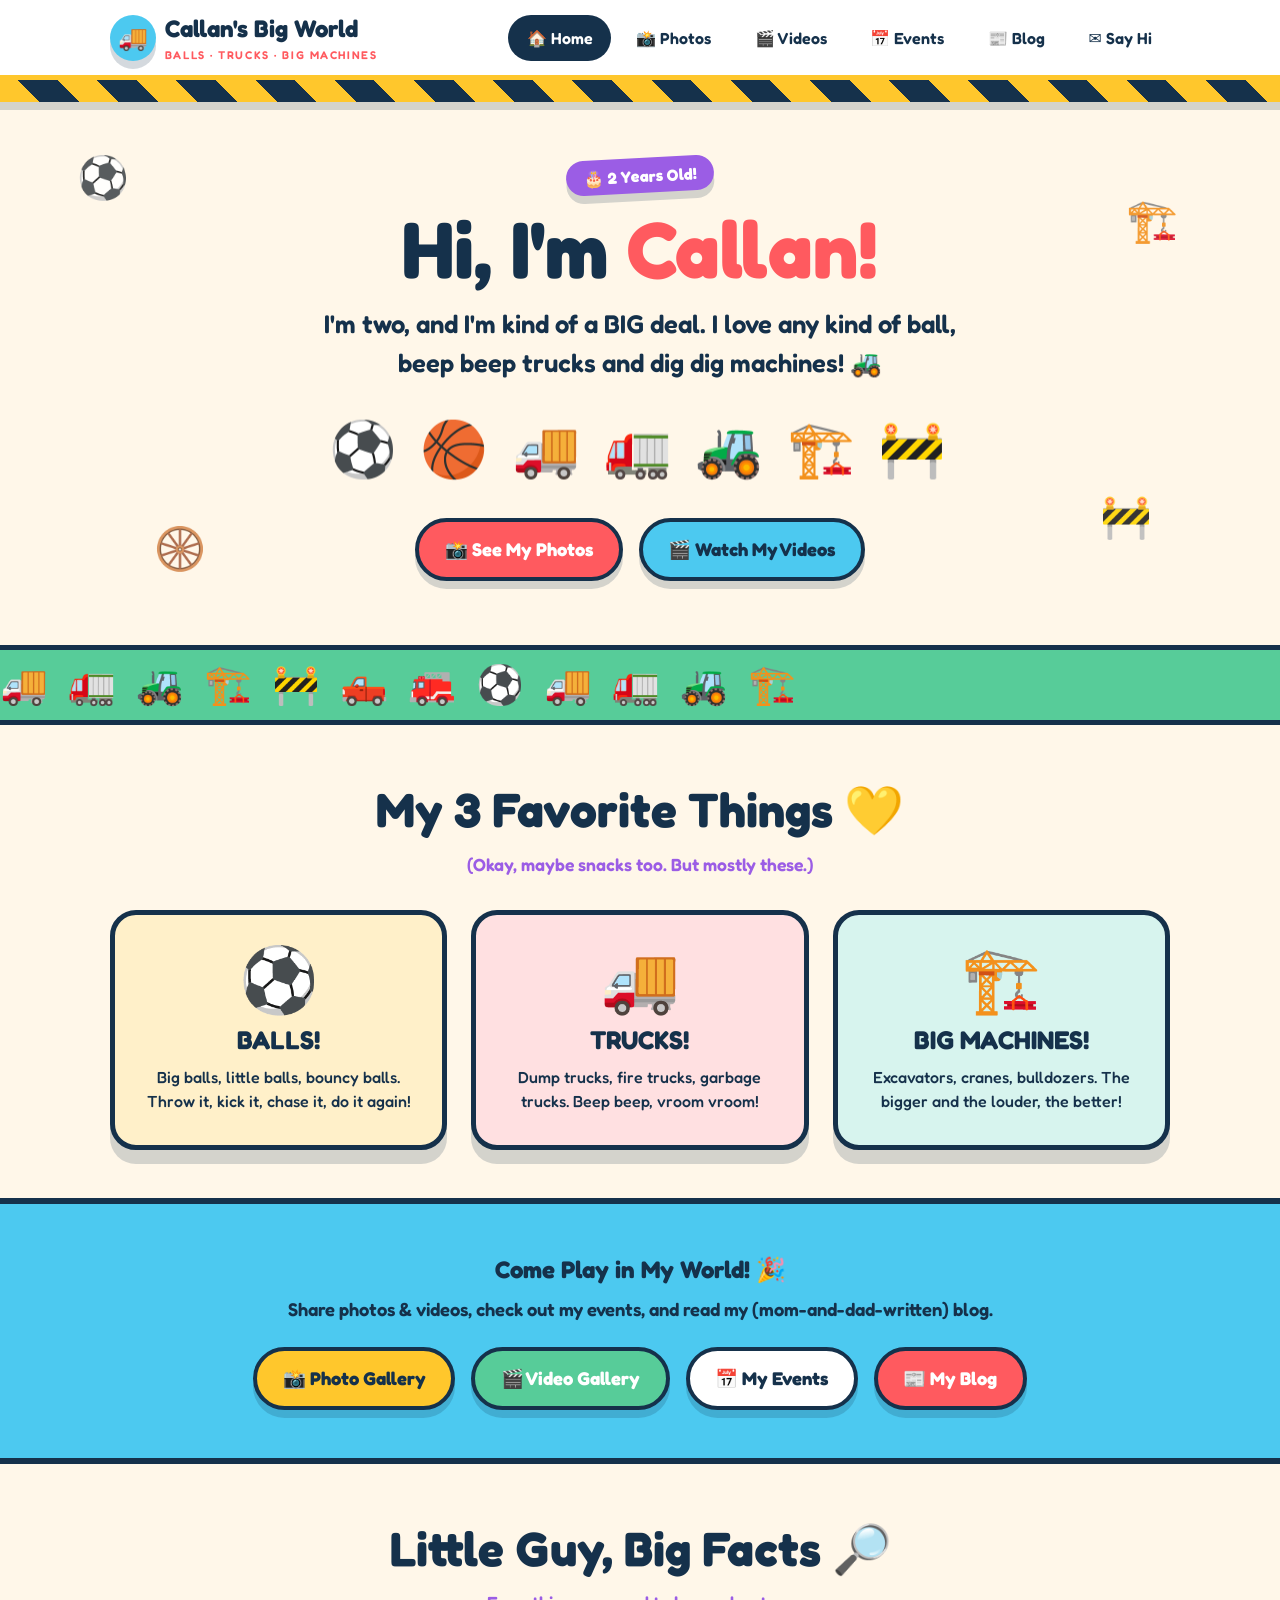
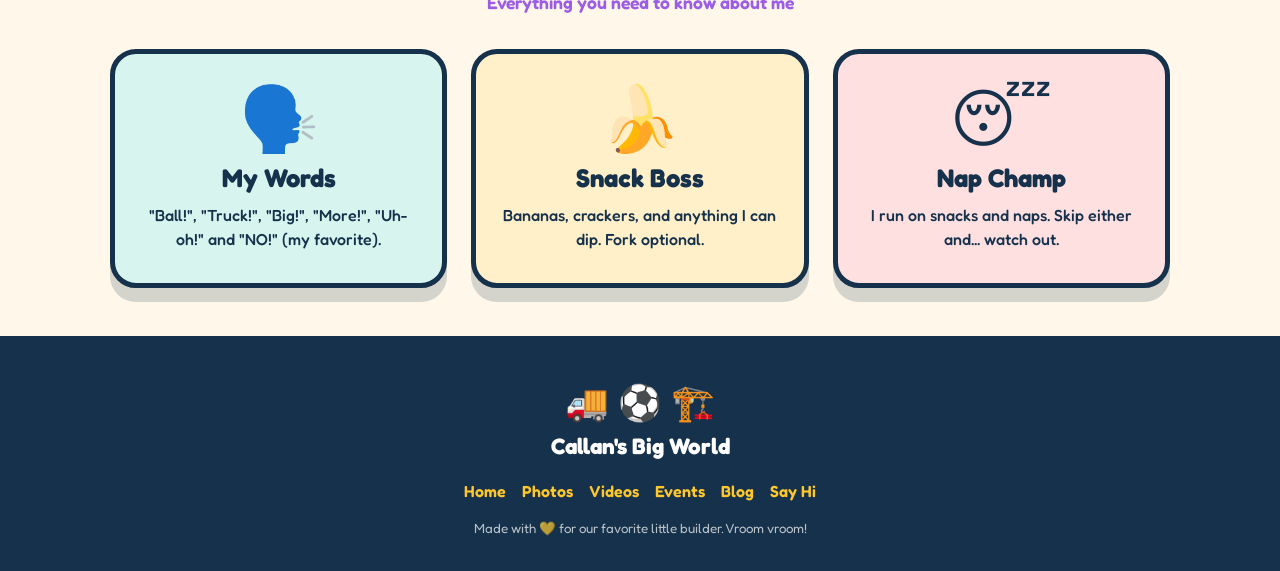
<file: index.html>
<!DOCTYPE html>
<html lang="en">
<head>
  <meta charset="UTF-8" />
  <meta name="viewport" content="width=device-width, initial-scale=1.0" />
  <title>Callan's Big World 🚚⚽🏗️ | Balls, Trucks &amp; Big Machines</title>
  <meta name="description" content="Welcome to Callan Mann's Big World — a 2-year-old who LOVES balls, trucks and great big machines! Photos, videos, events and more." />
  <link rel="preconnect" href="https://fonts.googleapis.com" />
  <link rel="preconnect" href="https://fonts.gstatic.com" crossorigin />
  <link href="https://fonts.googleapis.com/css2?family=Fredoka:wght@400;500;600;700&family=Baloo+2:wght@500;700&display=swap" rel="stylesheet" />
  <link rel="stylesheet" href="styles.css" />
</head>
<body>

<!-- ===== Nav ===== -->
<header class="topbar">
  <div class="nav-inner">
    <a href="index.html" class="brand">
      <span class="blob">🚚</span>
      <span>Callan's Big World <small>Balls · Trucks · Big Machines</small></span>
    </a>
    <button class="nav-toggle" id="navToggle" aria-label="Menu">🍔</button>
    <ul class="nav-links" id="navLinks">
      <li><a href="index.html" class="active">🏠 Home</a></li>
      <li><a href="photos.html">📸 Photos</a></li>
      <li><a href="videos.html">🎬 Videos</a></li>
      <li><a href="events.html">📅 Events</a></li>
      <li><a href="blog.html">📰 Blog</a></li>
      <li><a href="contact.html">✉️ Say Hi</a></li>
    </ul>
  </div>
</header>

<div class="tape"></div>

<!-- ===== Hero ===== -->
<section class="hero">
  <span class="floaty f1">⚽</span>
  <span class="floaty f2">🏗️</span>
  <span class="floaty f3">🛞</span>
  <span class="floaty f4">🚧</span>
  <div class="wrap">
    <span class="age-badge">🎂 2 Years Old!</span>
    <h1>Hi, I'm <span class="pop">Callan!</span></h1>
    <p class="tagline">I'm two, and I'm kind of a BIG deal. I love any kind of ball, beep beep trucks and dig dig machines! 🚜</p>
    <div class="hero-emojis">⚽ 🏀 🚚 🚛 🚜 🏗️ 🚧</div>
    <div style="margin-top:1.8rem; display:flex; gap:1rem; justify-content:center; flex-wrap:wrap;">
      <a href="photos.html" class="btn btn-red">📸 See My Photos</a>
      <a href="videos.html" class="btn btn-blue">🎬 Watch My Videos</a>
    </div>
  </div>
</section>

<!-- ===== Rolling truck strip ===== -->
<div class="truck-strip"><span class="truck">🚚&nbsp;&nbsp;🚛&nbsp;&nbsp;🚜&nbsp;&nbsp;🏗️&nbsp;&nbsp;🚧&nbsp;&nbsp;🛻&nbsp;&nbsp;🚒&nbsp;&nbsp;⚽&nbsp;&nbsp;🚚&nbsp;&nbsp;🚛&nbsp;&nbsp;🚜&nbsp;&nbsp;🏗️</span></div>

<!-- ===== Favorite things ===== -->
<section class="section">
  <div class="wrap">
    <h2>My 3 Favorite Things 💛</h2>
    <p class="sub">(Okay, maybe snacks too. But mostly these.)</p>
    <div class="fav-grid">
      <div class="fav-card c1">
        <div class="big">⚽</div>
        <h3>BALLS!</h3>
        <p>Big balls, little balls, bouncy balls. Throw it, kick it, chase it, do it again!</p>
      </div>
      <div class="fav-card c2">
        <div class="big">🚚</div>
        <h3>TRUCKS!</h3>
        <p>Dump trucks, fire trucks, garbage trucks. Beep beep, vroom vroom!</p>
      </div>
      <div class="fav-card c3">
        <div class="big">🏗️</div>
        <h3>BIG MACHINES!</h3>
        <p>Excavators, cranes, bulldozers. The bigger and the louder, the better!</p>
      </div>
    </div>
  </div>
</section>

<!-- ===== CTA band ===== -->
<section class="cta-band">
  <div class="wrap">
    <h2>Come Play in My World! 🎉</h2>
    <p style="font-weight:600; font-size:1.15rem; margin-top:.5rem;">Share photos &amp; videos, check out my events, and read my (mom-and-dad-written) blog.</p>
    <div class="row">
      <a href="photos.html" class="btn">📸 Photo Gallery</a>
      <a href="videos.html" class="btn btn-green">🎬 Video Gallery</a>
      <a href="events.html" class="btn btn-white">📅 My Events</a>
      <a href="blog.html" class="btn btn-red">📰 My Blog</a>
    </div>
  </div>
</section>

<!-- ===== Fun facts ===== -->
<section class="section">
  <div class="wrap">
    <h2>Little Guy, Big Facts 🔎</h2>
    <p class="sub">Everything you need to know about me</p>
    <div class="fav-grid">
      <div class="fav-card c3"><div class="big">🗣️</div><h3>My Words</h3><p>"Ball!", "Truck!", "Big!", "More!", "Uh-oh!" and "NO!" (my favorite).</p></div>
      <div class="fav-card c1"><div class="big">🍌</div><h3>Snack Boss</h3><p>Bananas, crackers, and anything I can dip. Fork optional.</p></div>
      <div class="fav-card c2"><div class="big">😴</div><h3>Nap Champ</h3><p>I run on snacks and naps. Skip either and... watch out.</p></div>
    </div>
  </div>
</section>

<!-- ===== Footer ===== -->
<footer class="site-foot">
  <div class="big">🚚 ⚽ 🏗️</div>
  <strong style="font-size:1.4rem;">Callan's Big World</strong>
  <div class="foot-links">
    <a href="index.html">Home</a>
    <a href="photos.html">Photos</a>
    <a href="videos.html">Videos</a>
    <a href="events.html">Events</a>
    <a href="blog.html">Blog</a>
    <a href="contact.html">Say Hi</a>
  </div>
  <small>Made with 💛 for our favorite little builder. Vroom vroom!</small>
</footer>

<script src="script.js"></script>
</body>
</html>
</file>
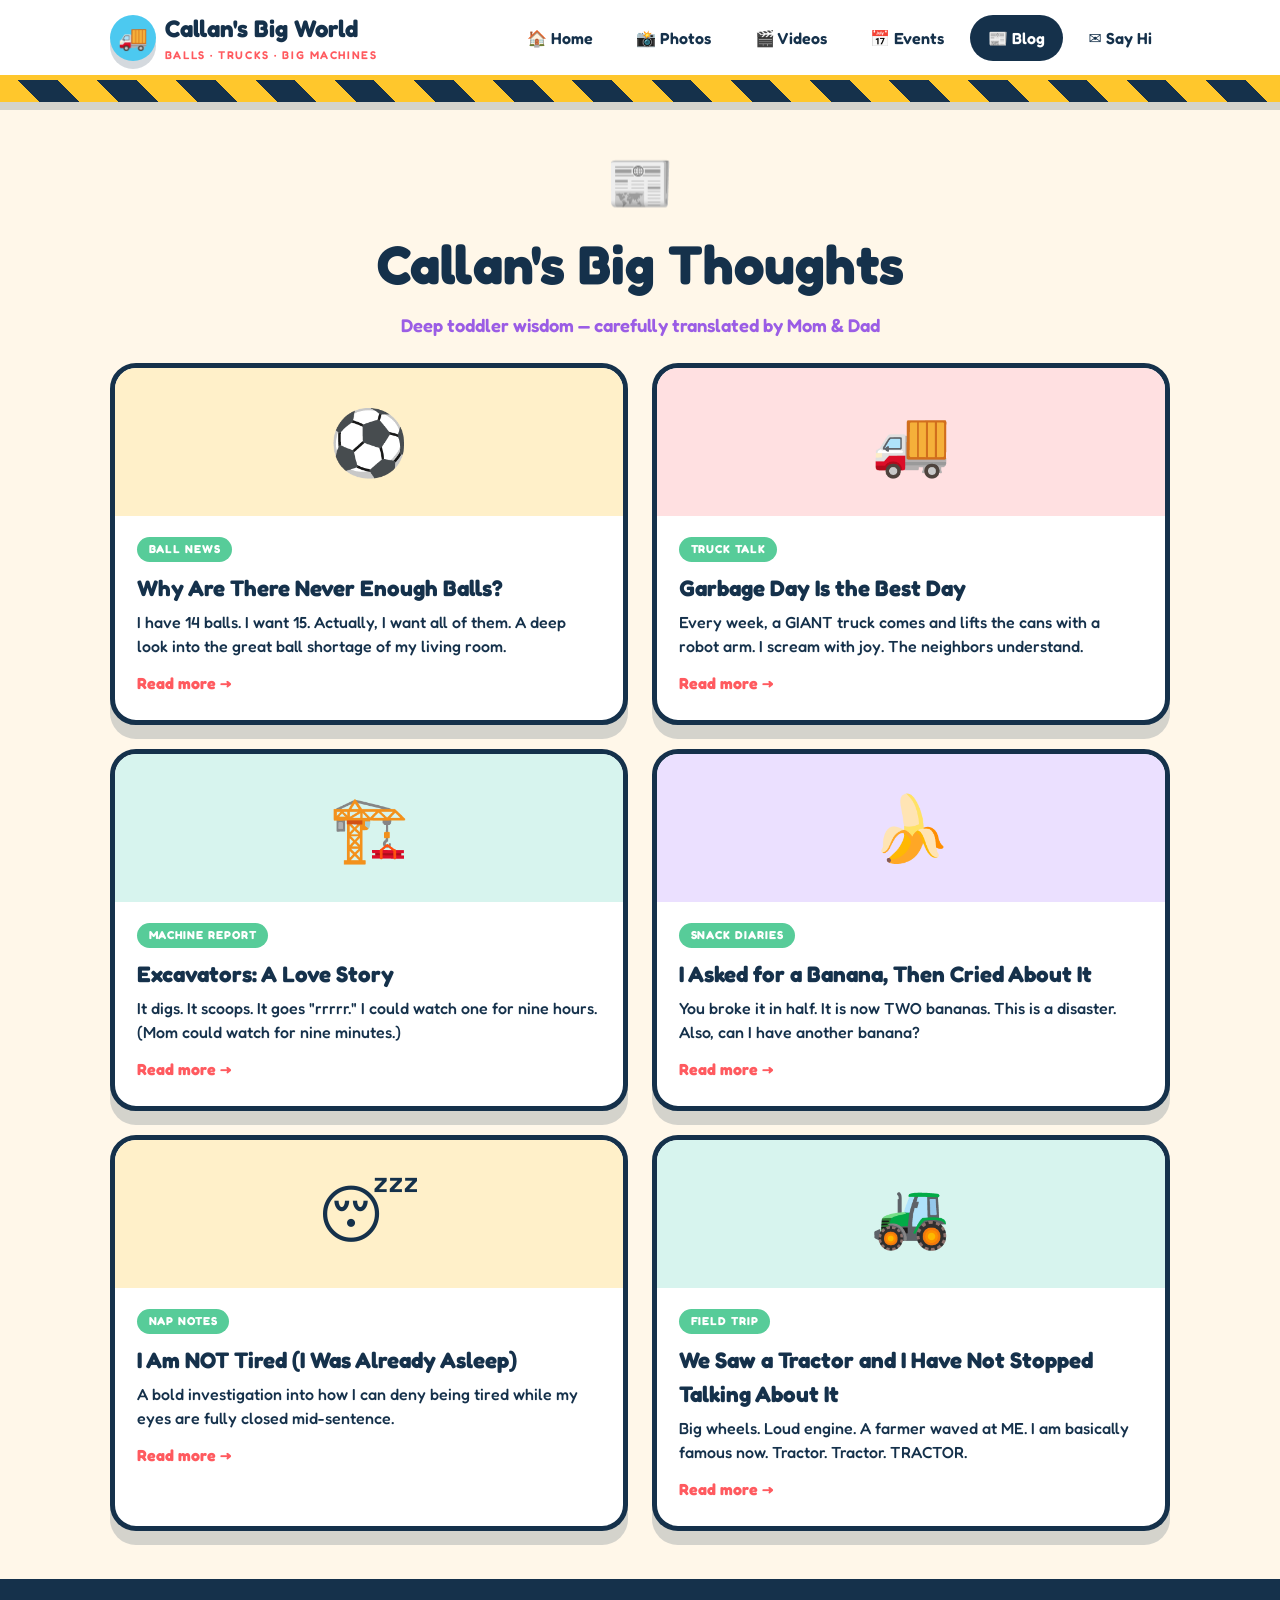
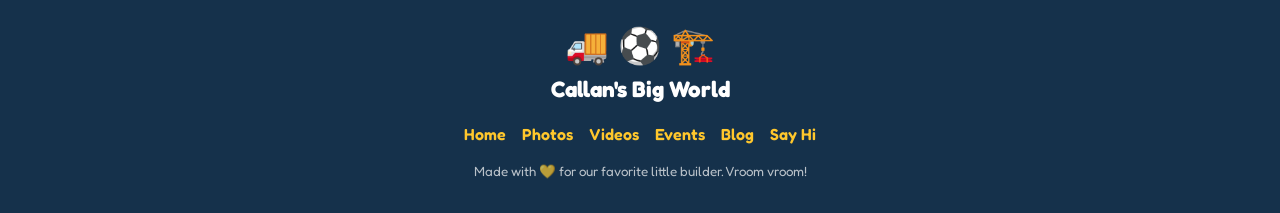
<file: blog.html>
<!DOCTYPE html>
<html lang="en">
<head>
  <meta charset="UTF-8" />
  <meta name="viewport" content="width=device-width, initial-scale=1.0" />
  <title>📰 Callan's Blog | Callan's Big World</title>
  <meta name="description" content="Big thoughts from a little guy (translated by Mom & Dad) — all about balls, trucks and giant machines." />
  <link rel="preconnect" href="https://fonts.googleapis.com" />
  <link href="https://fonts.googleapis.com/css2?family=Fredoka:wght@400;500;600;700&family=Baloo+2:wght@500;700&display=swap" rel="stylesheet" />
  <link rel="stylesheet" href="styles.css" />
</head>
<body>

<header class="topbar">
  <div class="nav-inner">
    <a href="index.html" class="brand"><span class="blob">🚚</span><span>Callan's Big World <small>Balls · Trucks · Big Machines</small></span></a>
    <button class="nav-toggle" id="navToggle" aria-label="Menu">🍔</button>
    <ul class="nav-links" id="navLinks">
      <li><a href="index.html">🏠 Home</a></li>
      <li><a href="photos.html">📸 Photos</a></li>
      <li><a href="videos.html">🎬 Videos</a></li>
      <li><a href="events.html">📅 Events</a></li>
      <li><a href="blog.html" class="active">📰 Blog</a></li>
      <li><a href="contact.html">✉️ Say Hi</a></li>
    </ul>
  </div>
</header>
<div class="tape"></div>

<section class="wrap">
  <div class="page-head">
    <div class="emoji">📰</div>
    <h1>Callan's Big Thoughts</h1>
    <p>Deep toddler wisdom — carefully translated by Mom &amp; Dad</p>
  </div>

  <div class="blog-grid">
    <article class="post p1">
      <div class="thumb">⚽</div>
      <div class="body">
        <span class="tag">Ball News</span>
        <h3>Why Are There Never Enough Balls?</h3>
        <p>I have 14 balls. I want 15. Actually, I want all of them. A deep look into the great ball shortage of my living room.</p>
        <span class="more">Read more →</span>
      </div>
    </article>
    <article class="post p2">
      <div class="thumb">🚚</div>
      <div class="body">
        <span class="tag">Truck Talk</span>
        <h3>Garbage Day Is the Best Day</h3>
        <p>Every week, a GIANT truck comes and lifts the cans with a robot arm. I scream with joy. The neighbors understand.</p>
        <span class="more">Read more →</span>
      </div>
    </article>
    <article class="post p3">
      <div class="thumb">🏗️</div>
      <div class="body">
        <span class="tag">Machine Report</span>
        <h3>Excavators: A Love Story</h3>
        <p>It digs. It scoops. It goes "rrrrr." I could watch one for nine hours. (Mom could watch for nine minutes.)</p>
        <span class="more">Read more →</span>
      </div>
    </article>
    <article class="post p4">
      <div class="thumb">🍌</div>
      <div class="body">
        <span class="tag">Snack Diaries</span>
        <h3>I Asked for a Banana, Then Cried About It</h3>
        <p>You broke it in half. It is now TWO bananas. This is a disaster. Also, can I have another banana?</p>
        <span class="more">Read more →</span>
      </div>
    </article>
    <article class="post p1">
      <div class="thumb">😴</div>
      <div class="body">
        <span class="tag">Nap Notes</span>
        <h3>I Am NOT Tired (I Was Already Asleep)</h3>
        <p>A bold investigation into how I can deny being tired while my eyes are fully closed mid-sentence.</p>
        <span class="more">Read more →</span>
      </div>
    </article>
    <article class="post p3">
      <div class="thumb">🚜</div>
      <div class="body">
        <span class="tag">Field Trip</span>
        <h3>We Saw a Tractor and I Have Not Stopped Talking About It</h3>
        <p>Big wheels. Loud engine. A farmer waved at ME. I am basically famous now. Tractor. Tractor. TRACTOR.</p>
        <span class="more">Read more →</span>
      </div>
    </article>
  </div>
  <div style="height:3rem;"></div>
</section>

<footer class="site-foot">
  <div class="big">🚚 ⚽ 🏗️</div>
  <strong style="font-size:1.4rem;">Callan's Big World</strong>
  <div class="foot-links"><a href="index.html">Home</a><a href="photos.html">Photos</a><a href="videos.html">Videos</a><a href="events.html">Events</a><a href="blog.html">Blog</a><a href="contact.html">Say Hi</a></div>
  <small>Made with 💛 for our favorite little builder. Vroom vroom!</small>
</footer>

<script src="script.js"></script>
</body>
</html>
</file>
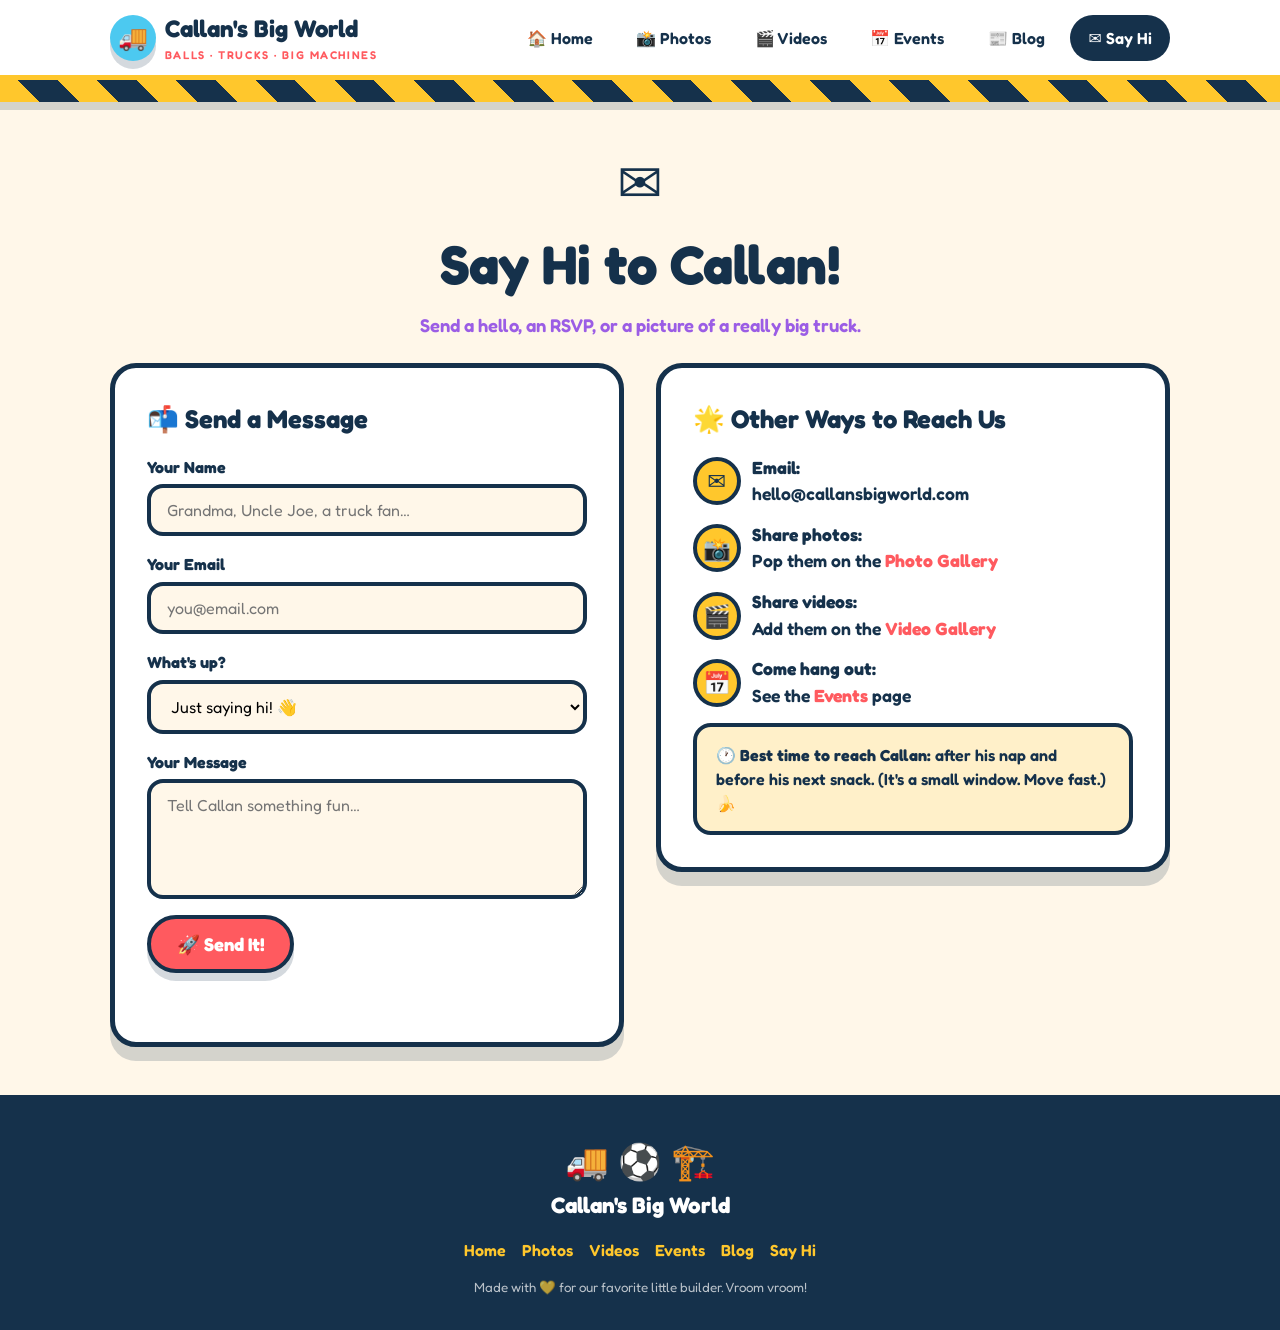
<file: contact.html>
<!DOCTYPE html>
<html lang="en">
<head>
  <meta charset="UTF-8" />
  <meta name="viewport" content="width=device-width, initial-scale=1.0" />
  <title>✉️ Say Hi to Callan | Callan's Big World</title>
  <meta name="description" content="Send Callan a hello, an RSVP, or your favorite truck. We love mail!" />
  <link rel="preconnect" href="https://fonts.googleapis.com" />
  <link href="https://fonts.googleapis.com/css2?family=Fredoka:wght@400;500;600;700&family=Baloo+2:wght@500;700&display=swap" rel="stylesheet" />
  <link rel="stylesheet" href="styles.css" />
</head>
<body>

<header class="topbar">
  <div class="nav-inner">
    <a href="index.html" class="brand"><span class="blob">🚚</span><span>Callan's Big World <small>Balls · Trucks · Big Machines</small></span></a>
    <button class="nav-toggle" id="navToggle" aria-label="Menu">🍔</button>
    <ul class="nav-links" id="navLinks">
      <li><a href="index.html">🏠 Home</a></li>
      <li><a href="photos.html">📸 Photos</a></li>
      <li><a href="videos.html">🎬 Videos</a></li>
      <li><a href="events.html">📅 Events</a></li>
      <li><a href="blog.html">📰 Blog</a></li>
      <li><a href="contact.html" class="active">✉️ Say Hi</a></li>
    </ul>
  </div>
</header>
<div class="tape"></div>

<section class="wrap">
  <div class="page-head">
    <div class="emoji">✉️</div>
    <h1>Say Hi to Callan!</h1>
    <p>Send a hello, an RSVP, or a picture of a really big truck.</p>
  </div>

  <div class="contact-grid">
    <!-- Form -->
    <div class="contact-card">
      <h3>📬 Send a Message</h3>
      <form id="hiForm">
        <div class="field">
          <label for="name">Your Name</label>
          <input type="text" id="name" placeholder="Grandma, Uncle Joe, a truck fan…" required />
        </div>
        <div class="field">
          <label for="email">Your Email</label>
          <input type="email" id="email" placeholder="you@email.com" required />
        </div>
        <div class="field">
          <label for="topic">What's up?</label>
          <select id="topic">
            <option>Just saying hi! 👋</option>
            <option>RSVP to an event 🎉</option>
            <option>Sharing a photo or video 📸</option>
            <option>I saw a cool truck 🚚</option>
            <option>Something else</option>
          </select>
        </div>
        <div class="field">
          <label for="message">Your Message</label>
          <textarea id="message" placeholder="Tell Callan something fun…" required></textarea>
        </div>
        <button type="submit" class="btn btn-red">🚀 Send It!</button>
        <p id="formNote" style="font-weight:600; margin-top:.9rem; min-height:1.4em;"></p>
      </form>
    </div>

    <!-- Fun info -->
    <div class="contact-card">
      <h3>🌟 Other Ways to Reach Us</h3>
      <ul class="contact-fun">
        <li><span class="ic">✉️</span> <span><strong>Email:</strong><br>hello@callansbigworld.com</span></li>
        <li><span class="ic">📸</span> <span><strong>Share photos:</strong><br>Pop them on the <a href="photos.html" style="color:var(--red);font-weight:700;">Photo Gallery</a></span></li>
        <li><span class="ic">🎬</span> <span><strong>Share videos:</strong><br>Add them on the <a href="videos.html" style="color:var(--red);font-weight:700;">Video Gallery</a></span></li>
        <li><span class="ic">📅</span> <span><strong>Come hang out:</strong><br>See the <a href="events.html" style="color:var(--red);font-weight:700;">Events</a> page</span></li>
      </ul>
      <div style="background:#FFF0C9;border:4px solid var(--ink);border-radius:18px;padding:1rem 1.2rem;font-weight:600;">
        🕐 <strong>Best time to reach Callan:</strong> after his nap and before his next snack. (It's a small window. Move fast.) 🍌
      </div>
    </div>
  </div>
  <div style="height:3rem;"></div>
</section>

<footer class="site-foot">
  <div class="big">🚚 ⚽ 🏗️</div>
  <strong style="font-size:1.4rem;">Callan's Big World</strong>
  <div class="foot-links"><a href="index.html">Home</a><a href="photos.html">Photos</a><a href="videos.html">Videos</a><a href="events.html">Events</a><a href="blog.html">Blog</a><a href="contact.html">Say Hi</a></div>
  <small>Made with 💛 for our favorite little builder. Vroom vroom!</small>
</footer>

<script src="script.js"></script>
<script>
/* Contact form -> opens the visitor's email app addressed to Callan's grown-ups.
   Replace hello@callansbigworld.com with your real email address. */
(function () {
  var form = document.getElementById('hiForm');
  var note = document.getElementById('formNote');
  var TO = 'hello@callansbigworld.com';
  form.addEventListener('submit', function (e) {
    e.preventDefault();
    var name = document.getElementById('name').value.trim();
    var email = document.getElementById('email').value.trim();
    var topic = document.getElementById('topic').value;
    var message = document.getElementById('message').value.trim();
    if (!name || !email || !message) { note.style.color = '#FF5A5F'; note.textContent = 'Oops! Please fill in your name, email and message. 🙂'; return; }
    var subject = encodeURIComponent('Hi from ' + name + ' — ' + topic);
    var body = encodeURIComponent('From: ' + name + ' (' + email + ')\nTopic: ' + topic + '\n\n' + message + '\n\n— Sent from Callan\'s Big World 🚚');
    window.location.href = 'mailto:' + TO + '?subject=' + subject + '&body=' + body;
    note.style.color = '#57CC99'; note.textContent = 'Yay! Your email app is opening — hit send and we\'ll get it! 💛';
    form.reset();
  });
})();
</script>
</body>
</html>
</file>
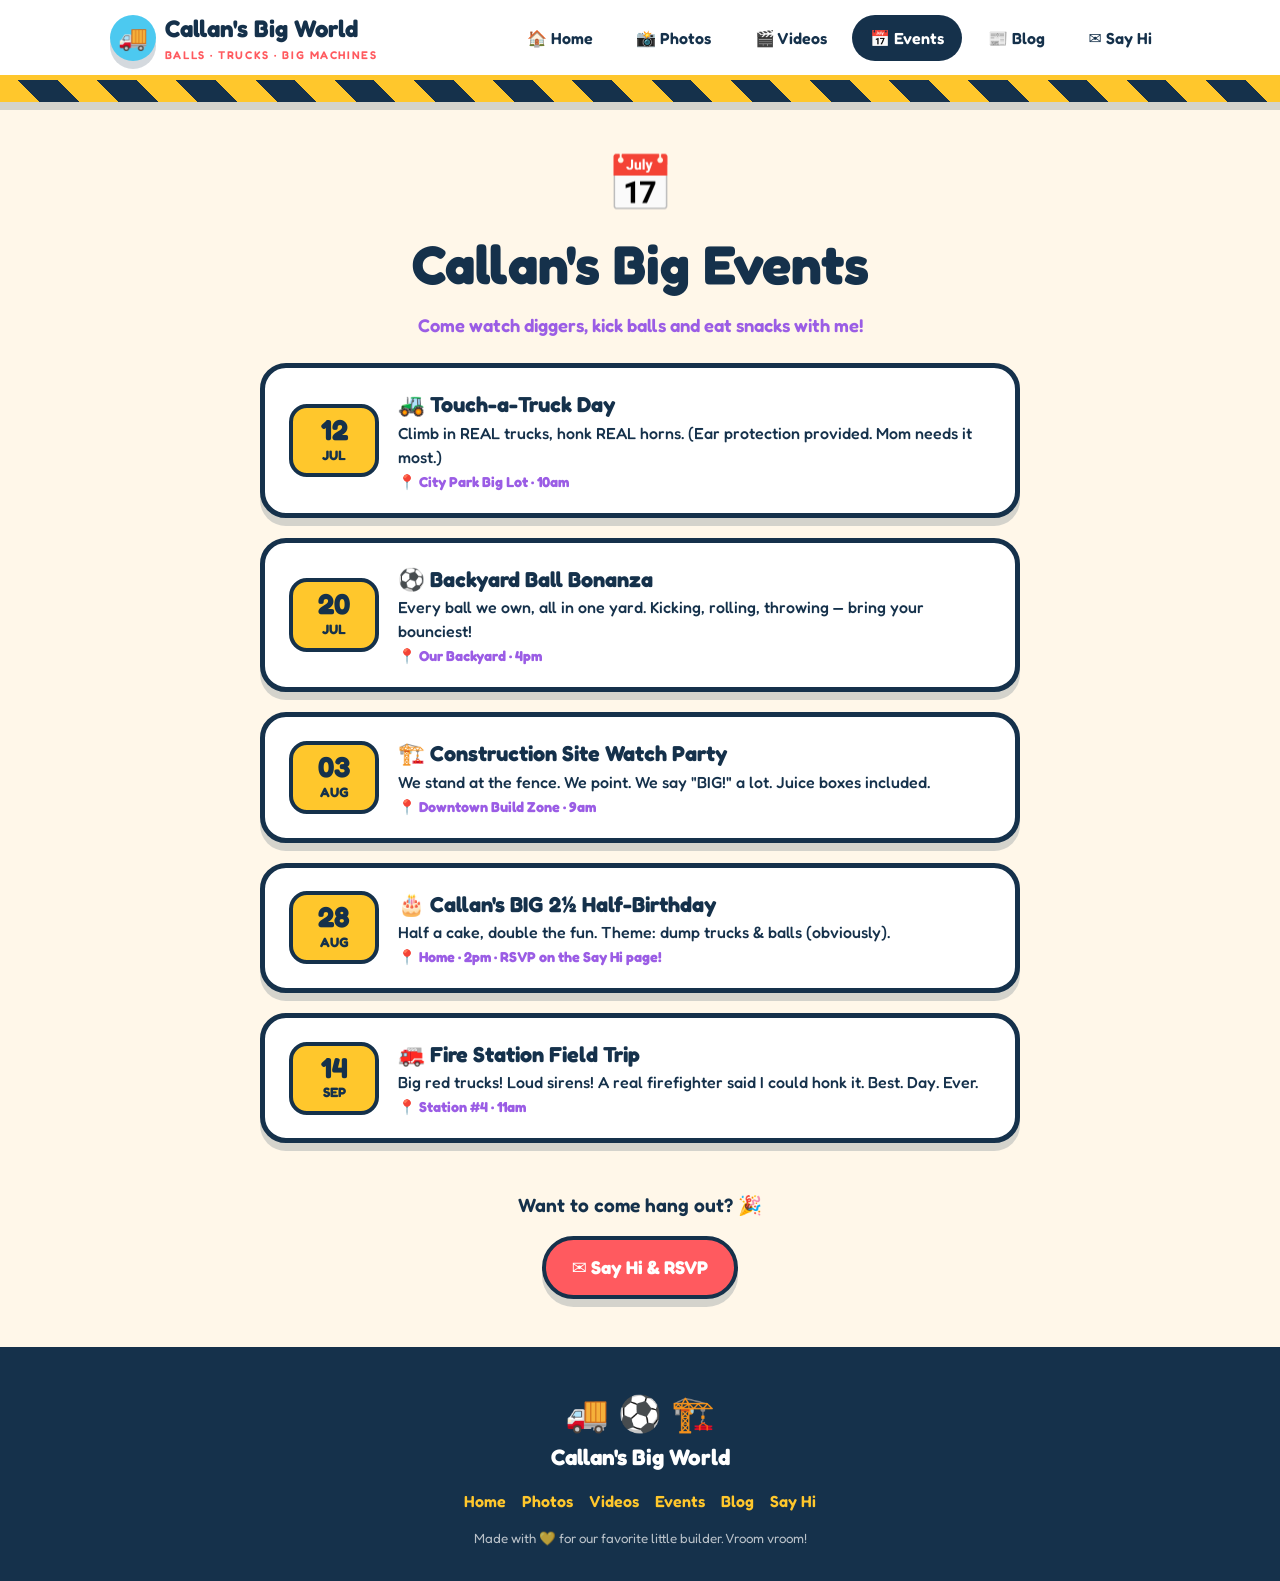
<file: events.html>
<!DOCTYPE html>
<html lang="en">
<head>
  <meta charset="UTF-8" />
  <meta name="viewport" content="width=device-width, initial-scale=1.0" />
  <title>📅 Callan's Events | Callan's Big World</title>
  <meta name="description" content="Where will Callan be? Birthday bashes, digger-watching, ball-pit days and more big adventures." />
  <link rel="preconnect" href="https://fonts.googleapis.com" />
  <link href="https://fonts.googleapis.com/css2?family=Fredoka:wght@400;500;600;700&family=Baloo+2:wght@500;700&display=swap" rel="stylesheet" />
  <link rel="stylesheet" href="styles.css" />
</head>
<body>

<header class="topbar">
  <div class="nav-inner">
    <a href="index.html" class="brand"><span class="blob">🚚</span><span>Callan's Big World <small>Balls · Trucks · Big Machines</small></span></a>
    <button class="nav-toggle" id="navToggle" aria-label="Menu">🍔</button>
    <ul class="nav-links" id="navLinks">
      <li><a href="index.html">🏠 Home</a></li>
      <li><a href="photos.html">📸 Photos</a></li>
      <li><a href="videos.html">🎬 Videos</a></li>
      <li><a href="events.html" class="active">📅 Events</a></li>
      <li><a href="blog.html">📰 Blog</a></li>
      <li><a href="contact.html">✉️ Say Hi</a></li>
    </ul>
  </div>
</header>
<div class="tape"></div>

<section class="wrap">
  <div class="page-head">
    <div class="emoji">📅</div>
    <h1>Callan's Big Events</h1>
    <p>Come watch diggers, kick balls and eat snacks with me!</p>
  </div>

  <div class="event-list">
    <div class="event-card">
      <div class="event-date"><div class="d">12</div><div class="m">Jul</div></div>
      <div class="event-info">
        <h3>🚜 Touch-a-Truck Day</h3>
        <p>Climb in REAL trucks, honk REAL horns. (Ear protection provided. Mom needs it most.)</p>
        <span class="where">📍 City Park Big Lot · 10am</span>
      </div>
    </div>
    <div class="event-card">
      <div class="event-date"><div class="d">20</div><div class="m">Jul</div></div>
      <div class="event-info">
        <h3>⚽ Backyard Ball Bonanza</h3>
        <p>Every ball we own, all in one yard. Kicking, rolling, throwing — bring your bounciest!</p>
        <span class="where">📍 Our Backyard · 4pm</span>
      </div>
    </div>
    <div class="event-card">
      <div class="event-date"><div class="d">03</div><div class="m">Aug</div></div>
      <div class="event-info">
        <h3>🏗️ Construction Site Watch Party</h3>
        <p>We stand at the fence. We point. We say "BIG!" a lot. Juice boxes included.</p>
        <span class="where">📍 Downtown Build Zone · 9am</span>
      </div>
    </div>
    <div class="event-card">
      <div class="event-date"><div class="d">28</div><div class="m">Aug</div></div>
      <div class="event-info">
        <h3>🎂 Callan's BIG 2½ Half-Birthday</h3>
        <p>Half a cake, double the fun. Theme: dump trucks &amp; balls (obviously).</p>
        <span class="where">📍 Home · 2pm · RSVP on the Say Hi page!</span>
      </div>
    </div>
    <div class="event-card">
      <div class="event-date"><div class="d">14</div><div class="m">Sep</div></div>
      <div class="event-info">
        <h3>🚒 Fire Station Field Trip</h3>
        <p>Big red trucks! Loud sirens! A real firefighter said I could honk it. Best. Day. Ever.</p>
        <span class="where">📍 Station #4 · 11am</span>
      </div>
    </div>
  </div>

  <div style="text-align:center; margin:3rem 0;">
    <p style="font-weight:600; font-size:1.2rem; margin-bottom:1rem;">Want to come hang out? 🎉</p>
    <a href="contact.html" class="btn btn-red">✉️ Say Hi &amp; RSVP</a>
  </div>
</section>

<footer class="site-foot">
  <div class="big">🚚 ⚽ 🏗️</div>
  <strong style="font-size:1.4rem;">Callan's Big World</strong>
  <div class="foot-links"><a href="index.html">Home</a><a href="photos.html">Photos</a><a href="videos.html">Videos</a><a href="events.html">Events</a><a href="blog.html">Blog</a><a href="contact.html">Say Hi</a></div>
  <small>Made with 💛 for our favorite little builder. Vroom vroom!</small>
</footer>

<script src="script.js"></script>
</body>
</html>
</file>
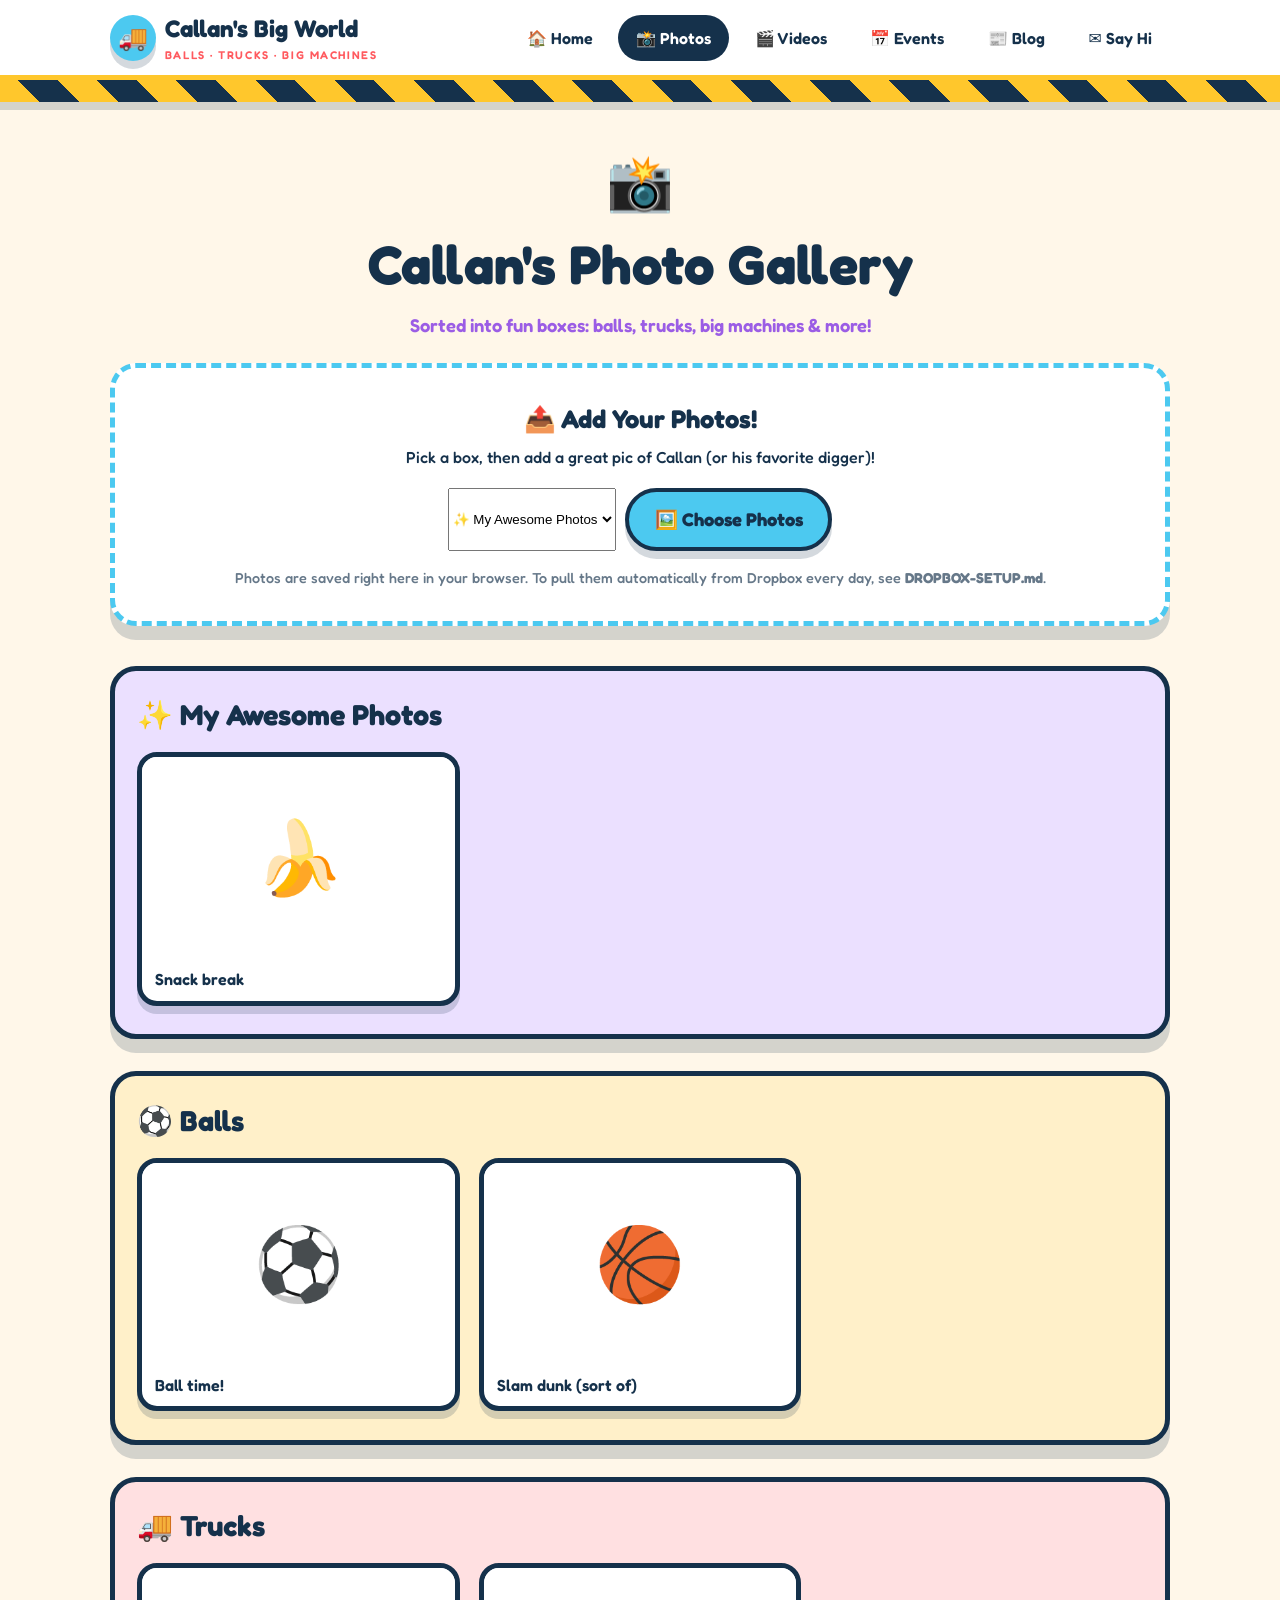
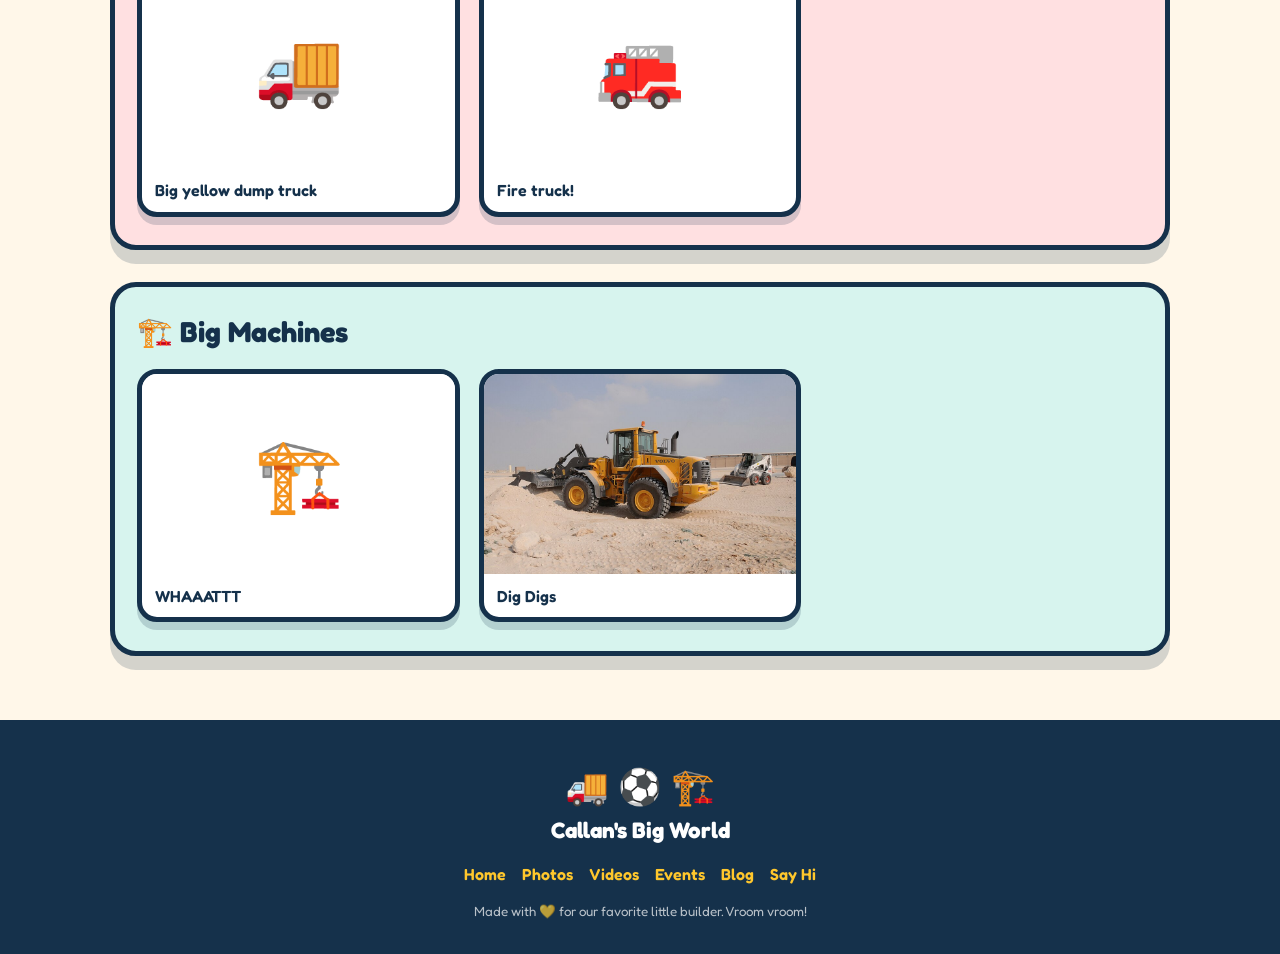
<file: photos.html>
<!DOCTYPE html>
<html lang="en">
<head>
  <meta charset="UTF-8" />
  <meta name="viewport" content="width=device-width, initial-scale=1.0" />
  <title>📸 Callan's Photo Gallery | Callan's Big World</title>
  <meta name="description" content="Photos of Callan with his balls, trucks and big machines — sorted into fun boxes!" />
  <link rel="preconnect" href="https://fonts.googleapis.com" />
  <link href="https://fonts.googleapis.com/css2?family=Fredoka:wght@400;500;600;700&family=Baloo+2:wght@500;700&display=swap" rel="stylesheet" />
  <link rel="stylesheet" href="styles.css" />
  <style>
    .cat-box { background: var(--white); border: 5px solid var(--ink); border-radius: var(--radius); box-shadow: var(--shadow-lg); padding: 1.4rem 1.4rem 1.8rem; margin-bottom: 2rem; }
    .cat-box > h2 { text-align: left; display: flex; align-items: center; gap: .6rem; font-size: 1.8rem; margin-bottom: 1rem; }
    .cat-box.balls   { background: #FFF0C9; }
    .cat-box.trucks  { background: #FFE0E1; }
    .cat-box.machines{ background: #D7F4EE; }
    .cat-box.more    { background: #EBE0FF; }
  </style>
</head>
<body>

<header class="topbar">
  <div class="nav-inner">
    <a href="index.html" class="brand"><span class="blob">🚚</span><span>Callan's Big World <small>Balls · Trucks · Big Machines</small></span></a>
    <button class="nav-toggle" id="navToggle" aria-label="Menu">🍔</button>
    <ul class="nav-links" id="navLinks">
      <li><a href="index.html">🏠 Home</a></li>
      <li><a href="photos.html" class="active">📸 Photos</a></li>
      <li><a href="videos.html">🎬 Videos</a></li>
      <li><a href="events.html">📅 Events</a></li>
      <li><a href="blog.html">📰 Blog</a></li>
      <li><a href="contact.html">✉️ Say Hi</a></li>
    </ul>
  </div>
</header>
<div class="tape"></div>

<section class="wrap">
  <div class="page-head">
    <div class="emoji">📸</div>
    <h1>Callan's Photo Gallery</h1>
    <p>Sorted into fun boxes: balls, trucks, big machines &amp; more!</p>
  </div>

  <!-- Uploader -->
  <div class="uploader">
    <h3>📤 Add Your Photos!</h3>
    <p>Pick a box, then add a great pic of Callan (or his favorite digger)!</p>
    <div class="url-row">
      <select id="photoCat">
        <option value="more" selected>✨ My Awesome Photos</option>
        <option value="balls">⚽ Balls</option>
        <option value="trucks">🚚 Trucks</option>
        <option value="machines">🏗️ Big Machines</option>
      </select>
      <label class="btn btn-blue file-label">🖼️ Choose Photos<input type="file" id="photoInput" accept="image/*" multiple /></label>
    </div>
    <span class="hint">Photos are saved right here in your browser. To pull them automatically from Dropbox every day, see <strong>DROPBOX-SETUP.md</strong>.</span>
  </div>

  <!-- Category boxes -->
  <div class="cat-box more"><h2>✨ My Awesome Photos</h2><div class="gallery" data-cat="more">
    <div class="tile"><div style="height:200px;background:#fff;display:flex;align-items:center;justify-content:center;font-size:4.5rem;">🍌</div><div class="cap">Snack break</div></div>
  </div></div>

  <div class="cat-box balls"><h2>⚽ Balls</h2><div class="gallery" data-cat="balls">
    <div class="tile"><div style="height:200px;background:#fff;display:flex;align-items:center;justify-content:center;font-size:4.5rem;">⚽</div><div class="cap">Ball time!</div></div>
    <div class="tile"><div style="height:200px;background:#fff;display:flex;align-items:center;justify-content:center;font-size:4.5rem;">🏀</div><div class="cap">Slam dunk (sort of)</div></div>
  </div></div>

  <div class="cat-box trucks"><h2>🚚 Trucks</h2><div class="gallery" data-cat="trucks">
    <div class="tile"><div style="height:200px;background:#fff;display:flex;align-items:center;justify-content:center;font-size:4.5rem;">🚚</div><div class="cap">Big yellow dump truck</div></div>
    <div class="tile"><div style="height:200px;background:#fff;display:flex;align-items:center;justify-content:center;font-size:4.5rem;">🚒</div><div class="cap">Fire truck!</div></div>
  </div></div>

  <div class="cat-box machines"><h2>🏗️ Big Machines</h2><div class="gallery" data-cat="machines">
    <div class="tile"><div style="height:200px;background:#fff;display:flex;align-items:center;justify-content:center;font-size:4.5rem;">🏗️</div><div class="cap">WHAAATTT</div></div>
    <div class="tile"><img src="images/front-loader.jpg" alt="Front loader" loading="lazy" style="height:200px;width:100%;object-fit:cover;display:block;" /><div class="cap">Dig Digs</div></div>
  </div></div>

  <div style="height:2rem;"></div>
</section>

<footer class="site-foot">
  <div class="big">🚚 ⚽ 🏗️</div>
  <strong style="font-size:1.4rem;">Callan's Big World</strong>
  <div class="foot-links"><a href="index.html">Home</a><a href="photos.html">Photos</a><a href="videos.html">Videos</a><a href="events.html">Events</a><a href="blog.html">Blog</a><a href="contact.html">Say Hi</a></div>
  <small>Made with 💛 for our favorite little builder. Vroom vroom!</small>
</footer>

<script src="script.js"></script>
<script>
(function () {
  var KEY = 'callanPhotos';
  var input = document.getElementById('photoInput');
  var catSel = document.getElementById('photoCat');
  function grid(cat) { return document.querySelector('.gallery[data-cat="' + cat + '"]'); }
  function load() { try { return JSON.parse(localStorage.getItem(KEY) || '[]'); } catch (e) { return []; } }
  function save(a) { try { localStorage.setItem(KEY, JSON.stringify(a)); } catch (e) { alert('Whoops! Your browser is full of photos. Remove a few. 🧹'); } }
  function validCat(c) { return ['balls','trucks','machines','more'].indexOf(c) >= 0 ? c : 'more'; }

  function makeTile(item, idx) {
    var d = document.createElement('div');
    d.className = 'tile user';
    d.innerHTML = '<img src="' + item.src + '" alt="' + (item.cap || 'Callan photo') + '" />' +
                  '<button class="del" data-i="' + idx + '" title="Remove">✕</button>' +
                  '<div class="cap">' + (item.cap || 'Callan adventure') + '</div>';
    return d;
  }

  function render() {
    document.querySelectorAll('.tile.user').forEach(function (el) { el.remove(); });
    load().forEach(function (item, i) {
      var g = grid(validCat(item.cat));
      if (g) g.insertBefore(makeTile(item, i), g.firstChild);
    });
  }

  // Optional Dropbox manifest (photos.json) — populated by the daily sync. Loads only when hosted online.
  fetch('photos.json', { cache: 'no-store' }).then(function (r) { return r.ok ? r.json() : []; }).then(function (list) {
    (list || []).forEach(function (item) {
      var g = grid(validCat(item.category || item.cat));
      if (!g) return;
      var d = document.createElement('div');
      d.className = 'tile';
      d.innerHTML = '<img src="' + item.url + '" alt="' + (item.caption || 'Callan photo') + '" loading="lazy" onerror="this.parentNode.remove()" /><div class="cap">' + (item.caption || 'From Dropbox') + '</div>';
      g.appendChild(d);
    });
  }).catch(function () {});

  input.addEventListener('change', function () {
    var files = Array.prototype.slice.call(input.files);
    var cat = validCat(catSel.value);
    var photos = load(); var pending = files.length; if (!pending) return;
    files.forEach(function (file) {
      if (!/^image\//.test(file.type)) { pending--; return; }
      var r = new FileReader();
      r.onload = function () { photos.push({ src: r.result, cap: file.name.replace(/\.[^.]+$/, ''), cat: cat }); if (--pending === 0) { save(photos); render(); } };
      r.readAsDataURL(file);
    });
    input.value = '';
  });

  document.querySelector('section.wrap').addEventListener('click', function (e) {
    var btn = e.target.closest('.del'); if (!btn) return;
    var photos = load(); photos.splice(parseInt(btn.getAttribute('data-i'), 10), 1); save(photos); render();
  });

  render();
})();
</script>
</body>
</html>
</file>
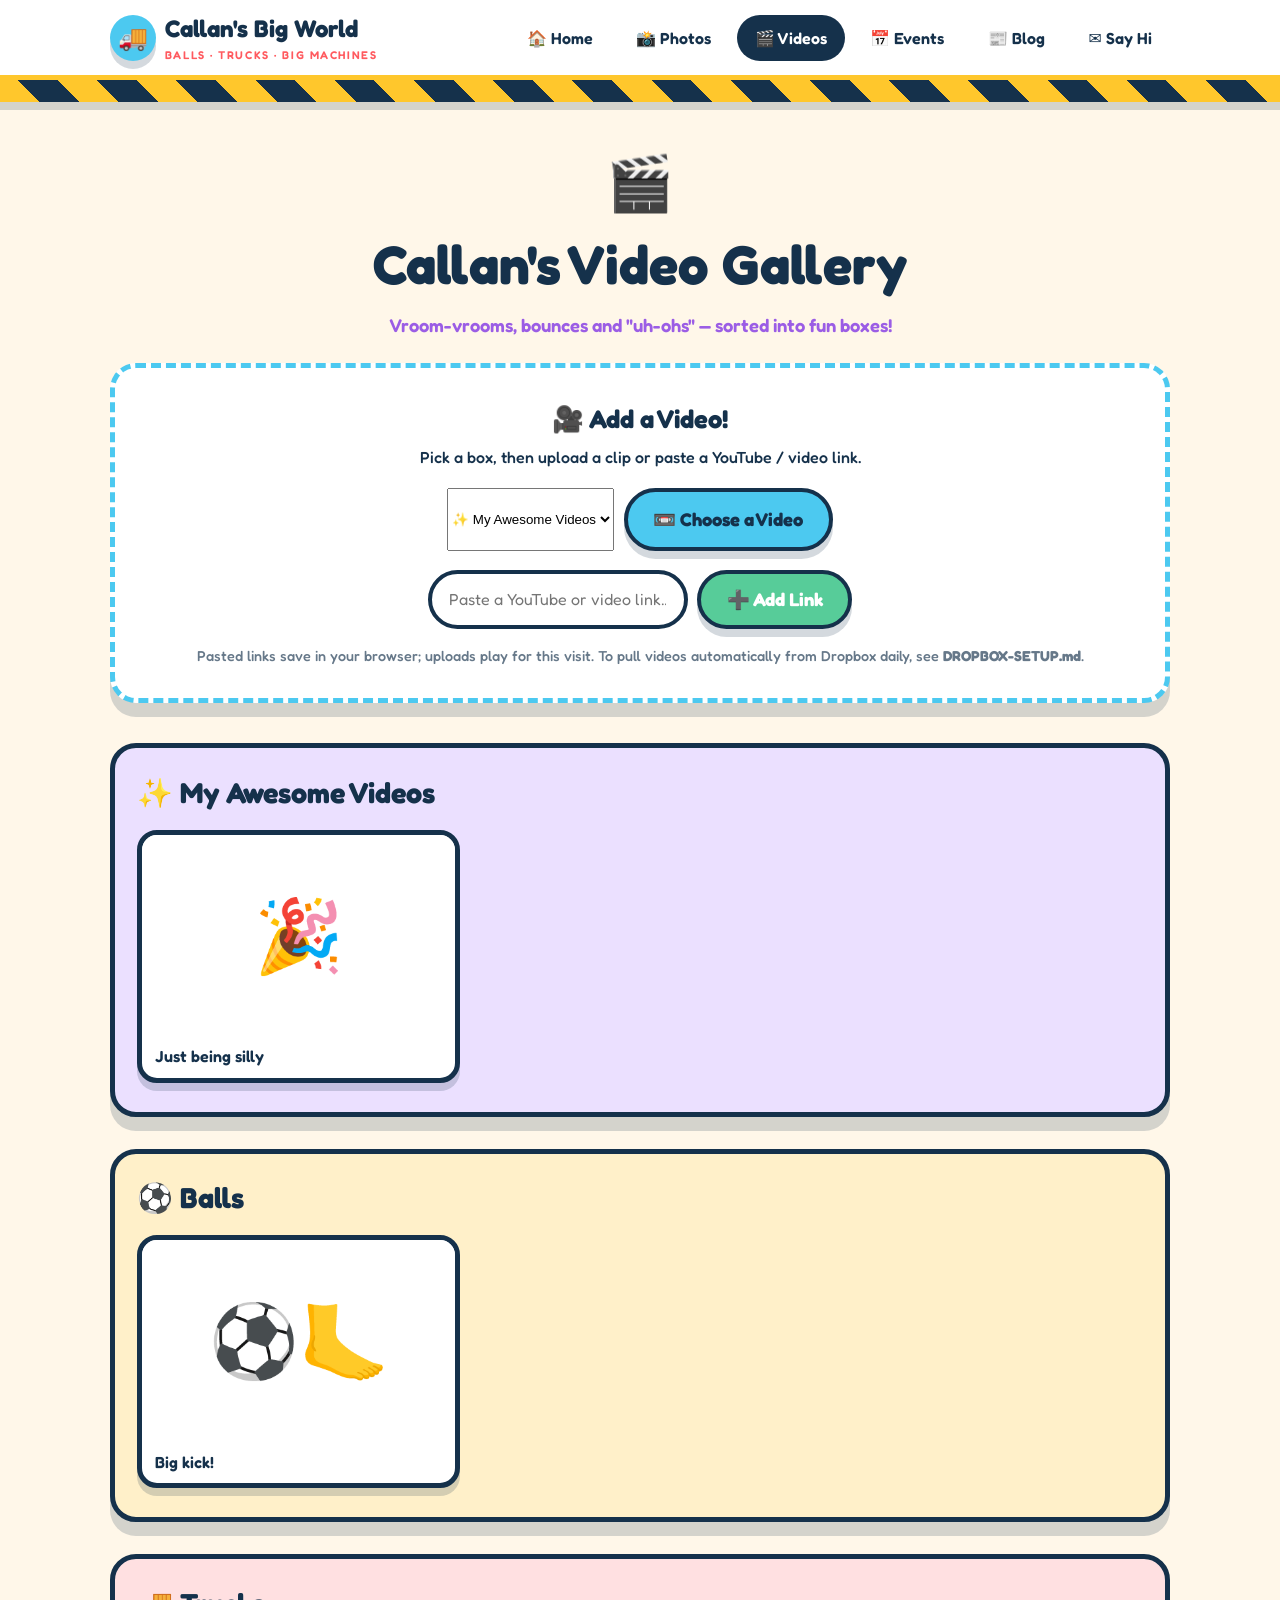
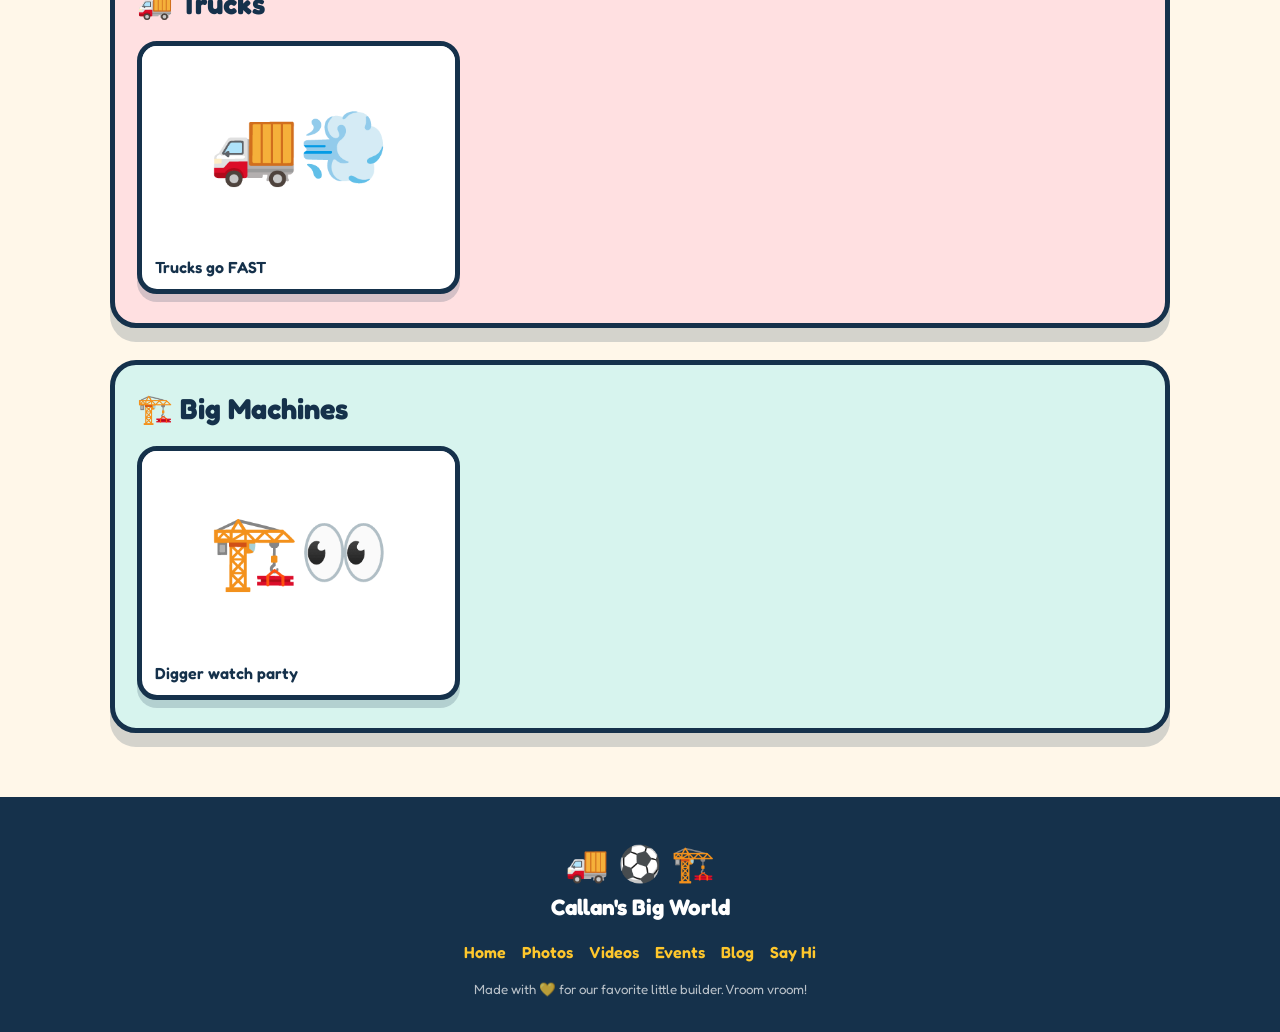
<file: videos.html>
<!DOCTYPE html>
<html lang="en">
<head>
  <meta charset="UTF-8" />
  <meta name="viewport" content="width=device-width, initial-scale=1.0" />
  <title>🎬 Callan's Video Gallery | Callan's Big World</title>
  <meta name="description" content="Videos of Callan rolling trucks, bouncing balls and watching big machines — sorted into fun boxes!" />
  <link rel="preconnect" href="https://fonts.googleapis.com" />
  <link href="https://fonts.googleapis.com/css2?family=Fredoka:wght@400;500;600;700&family=Baloo+2:wght@500;700&display=swap" rel="stylesheet" />
  <link rel="stylesheet" href="styles.css" />
  <style>
    .cat-box { background: var(--white); border: 5px solid var(--ink); border-radius: var(--radius); box-shadow: var(--shadow-lg); padding: 1.4rem 1.4rem 1.8rem; margin-bottom: 2rem; }
    .cat-box > h2 { text-align: left; display: flex; align-items: center; gap: .6rem; font-size: 1.8rem; margin-bottom: 1rem; }
    .cat-box.balls{ background:#FFF0C9; } .cat-box.trucks{ background:#FFE0E1; }
    .cat-box.machines{ background:#D7F4EE; } .cat-box.more{ background:#EBE0FF; }
  </style>
</head>
<body>

<header class="topbar">
  <div class="nav-inner">
    <a href="index.html" class="brand"><span class="blob">🚚</span><span>Callan's Big World <small>Balls · Trucks · Big Machines</small></span></a>
    <button class="nav-toggle" id="navToggle" aria-label="Menu">🍔</button>
    <ul class="nav-links" id="navLinks">
      <li><a href="index.html">🏠 Home</a></li>
      <li><a href="photos.html">📸 Photos</a></li>
      <li><a href="videos.html" class="active">🎬 Videos</a></li>
      <li><a href="events.html">📅 Events</a></li>
      <li><a href="blog.html">📰 Blog</a></li>
      <li><a href="contact.html">✉️ Say Hi</a></li>
    </ul>
  </div>
</header>
<div class="tape"></div>

<section class="wrap">
  <div class="page-head">
    <div class="emoji">🎬</div>
    <h1>Callan's Video Gallery</h1>
    <p>Vroom-vrooms, bounces and "uh-ohs" — sorted into fun boxes!</p>
  </div>

  <div class="uploader">
    <h3>🎥 Add a Video!</h3>
    <p>Pick a box, then upload a clip or paste a YouTube / video link.</p>
    <div class="url-row">
      <select id="videoCat">
        <option value="more" selected>✨ My Awesome Videos</option>
        <option value="balls">⚽ Balls</option>
        <option value="trucks">🚚 Trucks</option>
        <option value="machines">🏗️ Big Machines</option>
      </select>
      <label class="btn btn-blue file-label">📼 Choose a Video<input type="file" id="videoInput" accept="video/*" multiple /></label>
    </div>
    <div class="url-row">
      <input type="url" id="videoUrl" placeholder="Paste a YouTube or video link…" />
      <button class="btn btn-green" id="addUrl">➕ Add Link</button>
    </div>
    <span class="hint">Pasted links save in your browser; uploads play for this visit. To pull videos automatically from Dropbox daily, see <strong>DROPBOX-SETUP.md</strong>.</span>
  </div>

  <div class="cat-box more"><h2>✨ My Awesome Videos</h2><div class="gallery" data-cat="more">
    <div class="tile"><div style="height:200px;background:#fff;display:flex;align-items:center;justify-content:center;font-size:4.5rem;">🎉</div><div class="cap">Just being silly</div></div>
  </div></div>
  <div class="cat-box balls"><h2>⚽ Balls</h2><div class="gallery" data-cat="balls">
    <div class="tile"><div style="height:200px;background:#fff;display:flex;align-items:center;justify-content:center;font-size:4.5rem;">⚽🦶</div><div class="cap">Big kick!</div></div>
  </div></div>
  <div class="cat-box trucks"><h2>🚚 Trucks</h2><div class="gallery" data-cat="trucks">
    <div class="tile"><div style="height:200px;background:#fff;display:flex;align-items:center;justify-content:center;font-size:4.5rem;">🚚💨</div><div class="cap">Trucks go FAST</div></div>
  </div></div>
  <div class="cat-box machines"><h2>🏗️ Big Machines</h2><div class="gallery" data-cat="machines">
    <div class="tile"><div style="height:200px;background:#fff;display:flex;align-items:center;justify-content:center;font-size:4.5rem;">🏗️👀</div><div class="cap">Digger watch party</div></div>
  </div></div>

  <div style="height:2rem;"></div>
</section>

<footer class="site-foot">
  <div class="big">🚚 ⚽ 🏗️</div>
  <strong style="font-size:1.4rem;">Callan's Big World</strong>
  <div class="foot-links"><a href="index.html">Home</a><a href="photos.html">Photos</a><a href="videos.html">Videos</a><a href="events.html">Events</a><a href="blog.html">Blog</a><a href="contact.html">Say Hi</a></div>
  <small>Made with 💛 for our favorite little builder. Vroom vroom!</small>
</footer>

<script src="script.js"></script>
<script>
(function () {
  var KEY = 'callanVideoLinks';
  var fileInput = document.getElementById('videoInput');
  var urlInput = document.getElementById('videoUrl');
  var addUrl = document.getElementById('addUrl');
  var catSel = document.getElementById('videoCat');
  function grid(cat) { return document.querySelector('.gallery[data-cat="' + cat + '"]'); }
  function validCat(c) { return ['balls','trucks','machines','more'].indexOf(c) >= 0 ? c : 'more'; }
  function load() { try { return JSON.parse(localStorage.getItem(KEY) || '[]'); } catch (e) { return []; } }
  function save(a) { localStorage.setItem(KEY, JSON.stringify(a)); }
  function youTubeId(url) { var m = url.match(/(?:youtu\.be\/|youtube\.com\/(?:watch\?v=|embed\/|shorts\/))([\w-]{11})/); return m ? m[1] : null; }
  function mediaHtml(url) {
    var yt = youTubeId(url);
    if (yt) return '<iframe width="100%" height="200" src="https://www.youtube.com/embed/' + yt + '" title="Callan video" frameborder="0" allow="accelerometer; autoplay; clipboard-write; encrypted-media; gyroscope; picture-in-picture" allowfullscreen></iframe>';
    return '<video src="' + url + '" controls preload="metadata"></video>';
  }

  function render() {
    document.querySelectorAll('.tile.user').forEach(function (el) { el.remove(); });
    load().forEach(function (item, i) {
      var g = grid(validCat(item.cat));
      if (!g) return;
      var d = document.createElement('div'); d.className = 'tile user';
      d.innerHTML = mediaHtml(item.url) + '<button class="del" data-i="' + i + '" title="Remove">✕</button><div class="cap">Callan clip 🎬</div>';
      g.insertBefore(d, g.firstChild);
    });
  }

  // Optional Dropbox manifest (videos.json) — populated by the daily sync. Loads only when hosted online.
  fetch('videos.json', { cache: 'no-store' }).then(function (r) { return r.ok ? r.json() : []; }).then(function (list) {
    (list || []).forEach(function (item) {
      var g = grid(validCat(item.category || item.cat)); if (!g) return;
      var d = document.createElement('div'); d.className = 'tile';
      d.innerHTML = mediaHtml(item.url) + '<div class="cap">' + (item.caption || 'From Dropbox') + '</div>';
      g.appendChild(d);
    });
  }).catch(function () {});

  addUrl.addEventListener('click', function () {
    var v = (urlInput.value || '').trim(); if (!v) { alert('Paste a video link first! 🔗'); return; }
    var arr = load(); arr.push({ url: v, cat: validCat(catSel.value) }); save(arr); urlInput.value = ''; render();
  });

  fileInput.addEventListener('change', function () {
    var cat = validCat(catSel.value);
    Array.prototype.slice.call(fileInput.files).forEach(function (file) {
      if (!/^video\//.test(file.type)) return;
      var g = grid(cat); if (!g) return;
      var d = document.createElement('div'); d.className = 'tile user';
      var url = URL.createObjectURL(file);
      d.innerHTML = '<video src="' + url + '" controls preload="metadata"></video><div class="cap">' + file.name.replace(/\.[^.]+$/, '') + ' (this visit) 🎬</div>';
      g.insertBefore(d, g.firstChild);
    });
    fileInput.value = '';
  });

  document.querySelector('section.wrap').addEventListener('click', function (e) {
    var btn = e.target.closest('.del'); if (!btn) return;
    var arr = load(); arr.splice(parseInt(btn.getAttribute('data-i'), 10), 1); save(arr); render();
  });

  render();
})();
</script>
</body>
</html>
</file>
<file: styles.css>
/* ===========================================================
   Callan's Big World — shared styles
   Bright, bold, bouncy. Built for a 2-year-old who loves
   balls ⚽, trucks 🚚 and BIG machines 🏗️
   =========================================================== */

:root {
  --yellow:  #FFC72C;
  --red:     #FF5A5F;
  --blue:    #4CC9F0;
  --green:   #57CC99;
  --purple:  #9B5DE5;
  --orange:  #FF924C;
  --ink:     #15314B;
  --cream:   #FFF7E9;
  --white:   #ffffff;
  --shadow:  0 8px 0 rgba(21,49,75,.18);
  --shadow-lg: 0 14px 0 rgba(21,49,75,.18);
  --radius:  26px;
  --t: .2s ease;
}

* , *::before, *::after { box-sizing: border-box; margin: 0; padding: 0; }

html { scroll-behavior: smooth; }
body {
  font-family: 'Fredoka', 'Baloo 2', 'Comic Sans MS', 'Segoe UI', system-ui, sans-serif;
  color: var(--ink);
  background: var(--cream);
  line-height: 1.5;
  overflow-x: hidden;
}
img { max-width: 100%; display: block; }
a { color: inherit; text-decoration: none; }
button { font-family: inherit; cursor: pointer; }

.wrap { max-width: 1100px; margin: 0 auto; padding: 0 1.25rem; }

/* ---- Construction-tape divider ---- */
.tape {
  height: 22px;
  background: repeating-linear-gradient(45deg, var(--yellow) 0 28px, var(--ink) 28px 56px);
  box-shadow: var(--shadow);
}

/* ---- Top Nav ---- */
.topbar { position: sticky; top: 0; z-index: 50; background: var(--white); border-bottom: 5px solid var(--yellow); }
.nav-inner { display: flex; align-items: center; justify-content: space-between; gap: 1rem; padding: .7rem 1.25rem; max-width: 1100px; margin: 0 auto; }
.brand { display: flex; align-items: center; gap: .55rem; font-weight: 700; font-size: 1.5rem; color: var(--ink); }
.brand .blob { width: 46px; height: 46px; border-radius: 50%; background: var(--blue); display: flex; align-items: center; justify-content: center; font-size: 1.5rem; box-shadow: var(--shadow); animation: bob 2.2s ease-in-out infinite; }
.brand small { display: block; font-size: .7rem; font-weight: 600; color: var(--red); letter-spacing: .14em; text-transform: uppercase; }
.nav-links { display: flex; flex-wrap: wrap; gap: .45rem; align-items: center; list-style: none; }
.nav-links a {
  display: inline-flex; align-items: center; gap: .35rem;
  font-weight: 600; font-size: 1rem; color: var(--ink);
  padding: .5rem .95rem; border-radius: 50px; border: 3px solid transparent;
  transition: transform var(--t), background var(--t), border-color var(--t);
}
.nav-links a:hover { transform: translateY(-3px) rotate(-2deg); background: var(--yellow); }
.nav-links a.active { background: var(--ink); color: var(--white); }
.nav-toggle { display: none; background: var(--yellow); border: none; border-radius: 16px; padding: .5rem .8rem; font-size: 1.4rem; box-shadow: var(--shadow); }

/* ---- Buttons ---- */
.btn {
  display: inline-flex; align-items: center; gap: .5rem;
  font-weight: 700; font-size: 1.15rem; color: var(--ink);
  background: var(--yellow); border: 4px solid var(--ink);
  padding: .85rem 1.6rem; border-radius: 50px; box-shadow: var(--shadow);
  transition: transform var(--t), box-shadow var(--t);
}
.btn:hover { transform: translateY(-4px); box-shadow: 0 12px 0 rgba(21,49,75,.18); }
.btn:active { transform: translateY(2px); box-shadow: 0 4px 0 rgba(21,49,75,.18); }
.btn-red { background: var(--red); color: var(--white); }
.btn-blue { background: var(--blue); }
.btn-green { background: var(--green); color: var(--white); }
.btn-white { background: var(--white); }

/* ---- Hero ---- */
.hero { position: relative; padding: 3.5rem 0 4rem; text-align: center; overflow: hidden; }
.hero h1 { font-size: clamp(2.6rem, 8vw, 5rem); line-height: 1; font-weight: 700; }
.hero h1 .pop { color: var(--red); display: inline-block; animation: wiggle 3s ease-in-out infinite; }
.hero .tagline { font-size: clamp(1.1rem, 3vw, 1.6rem); font-weight: 600; color: var(--ink); margin: 1rem auto 1.6rem; max-width: 640px; }
.hero .age-badge { display: inline-block; background: var(--purple); color: #fff; font-weight: 700; padding: .35rem 1.1rem; border-radius: 50px; box-shadow: var(--shadow); transform: rotate(-3deg); margin-bottom: 1rem; }
.hero-emojis { font-size: clamp(2.2rem, 7vw, 3.4rem); letter-spacing: .3rem; margin-top: .4rem; }

/* floating shapes */
.floaty { position: absolute; font-size: 2.6rem; opacity: .9; pointer-events: none; }
.floaty.f1 { top: 8%; left: 6%; animation: bob 3s ease-in-out infinite; }
.floaty.f2 { top: 16%; right: 8%; animation: bob 3.6s ease-in-out infinite; }
.floaty.f3 { bottom: 12%; left: 12%; animation: spin 6s linear infinite; }
.floaty.f4 { bottom: 18%; right: 10%; animation: bob 2.6s ease-in-out infinite; }

/* rolling truck strip */
.truck-strip { background: var(--green); overflow: hidden; padding: .4rem 0; border-top: 5px solid var(--ink); border-bottom: 5px solid var(--ink); }
.truck-strip .truck { font-size: 2.4rem; display: inline-block; white-space: nowrap; animation: roll 9s linear infinite; }

/* ---- Section ---- */
.section { padding: 3rem 0; }
.section h2 { font-size: clamp(2rem, 5vw, 3rem); text-align: center; margin-bottom: .4rem; }
.section .sub { text-align: center; font-weight: 600; color: var(--purple); margin-bottom: 2rem; font-size: 1.1rem; }

/* favorite-things cards */
.fav-grid { display: grid; grid-template-columns: repeat(3, 1fr); gap: 1.5rem; }
.fav-card { background: var(--white); border: 5px solid var(--ink); border-radius: var(--radius); padding: 2rem 1.5rem; text-align: center; box-shadow: var(--shadow-lg); transition: transform var(--t); }
.fav-card:hover { transform: translateY(-8px) rotate(1deg); }
.fav-card .big { font-size: 4rem; line-height: 1; }
.fav-card.c1 { background: #FFF0C9; }
.fav-card.c2 { background: #FFE0E1; }
.fav-card.c3 { background: #D7F4EE; }
.fav-card h3 { font-size: 1.6rem; margin: .6rem 0 .35rem; }
.fav-card p { font-weight: 500; }

/* big colorful CTA band */
.cta-band { background: var(--blue); border-top: 6px solid var(--ink); border-bottom: 6px solid var(--ink); text-align: center; padding: 3rem 1.25rem; }
.cta-band h2 { color: var(--ink); }
.cta-band .row { display: flex; gap: 1rem; justify-content: center; flex-wrap: wrap; margin-top: 1.5rem; }

/* page hero (inner pages) */
.page-head { text-align: center; padding: 2.5rem 0 1.5rem; }
.page-head .emoji { font-size: 3.4rem; }
.page-head h1 { font-size: clamp(2.2rem, 6vw, 3.4rem); }
.page-head p { font-weight: 600; color: var(--purple); font-size: 1.15rem; margin-top: .4rem; }

/* ---- Upload box ---- */
.uploader { background: var(--white); border: 5px dashed var(--blue); border-radius: var(--radius); padding: 2rem 1.5rem; text-align: center; box-shadow: var(--shadow-lg); margin-bottom: 2.5rem; }
.uploader h3 { font-size: 1.6rem; margin-bottom: .4rem; }
.uploader p { font-weight: 500; margin-bottom: 1.1rem; }
.uploader input[type="file"] { display: none; }
.file-label { display: inline-flex; align-items: center; gap: .5rem; }
.uploader .hint { display: block; margin-top: 1rem; font-size: .9rem; color: var(--ink); opacity: .65; font-weight: 500; }
.url-row { display: flex; gap: .6rem; justify-content: center; flex-wrap: wrap; margin-top: 1.2rem; }
.url-row input[type="url"], .url-row input[type="text"] { border: 4px solid var(--ink); border-radius: 50px; padding: .7rem 1.1rem; font-family: inherit; font-size: 1rem; min-width: 260px; }

/* ---- Galleries ---- */
.gallery { display: grid; grid-template-columns: repeat(3, 1fr); gap: 1.2rem; }
.gallery .tile { background: var(--white); border: 5px solid var(--ink); border-radius: 20px; overflow: hidden; box-shadow: var(--shadow); position: relative; transition: transform var(--t); }
.gallery .tile:hover { transform: translateY(-6px) rotate(-1deg); }
.gallery .tile img, .gallery .tile video { width: 100%; height: 200px; object-fit: cover; display: block; background: #000; }
.gallery .tile .cap { padding: .6rem .8rem; font-weight: 600; }
.gallery .tile .del { position: absolute; top: .5rem; right: .5rem; background: var(--red); color: #fff; border: 3px solid var(--ink); border-radius: 50%; width: 34px; height: 34px; font-size: 1rem; font-weight: 800; line-height: 1; }
.empty-note { grid-column: 1/-1; text-align: center; font-weight: 600; color: var(--ink); opacity: .65; padding: 2rem; }

/* ---- Events ---- */
.event-list { display: flex; flex-direction: column; gap: 1.25rem; max-width: 760px; margin: 0 auto; }
.event-card { display: flex; gap: 1.2rem; align-items: center; background: var(--white); border: 5px solid var(--ink); border-radius: var(--radius); padding: 1.25rem 1.5rem; box-shadow: var(--shadow); transition: transform var(--t); }
.event-card:hover { transform: translateX(6px); }
.event-date { flex-shrink: 0; width: 90px; text-align: center; background: var(--yellow); border: 4px solid var(--ink); border-radius: 18px; padding: .5rem; }
.event-date .d { font-size: 1.8rem; font-weight: 700; line-height: 1; }
.event-date .m { font-weight: 700; text-transform: uppercase; font-size: .85rem; }
.event-info h3 { font-size: 1.35rem; }
.event-info p { font-weight: 500; }
.event-info .where { color: var(--purple); font-weight: 700; font-size: .9rem; }

/* ---- Blog ---- */
.blog-grid { display: grid; grid-template-columns: repeat(2, 1fr); gap: 1.5rem; }
.post { background: var(--white); border: 5px solid var(--ink); border-radius: var(--radius); overflow: hidden; box-shadow: var(--shadow-lg); transition: transform var(--t); }
.post:hover { transform: translateY(-6px); }
.post .thumb { font-size: 4rem; text-align: center; padding: 1.6rem; }
.post.p1 .thumb { background: #FFF0C9; }
.post.p2 .thumb { background: #FFE0E1; }
.post.p3 .thumb { background: #D7F4EE; }
.post.p4 .thumb { background: #EBE0FF; }
.post .body { padding: 1.2rem 1.4rem 1.6rem; }
.post .body .tag { display: inline-block; background: var(--green); color: #fff; font-weight: 700; font-size: .72rem; text-transform: uppercase; letter-spacing: .08em; padding: .25rem .7rem; border-radius: 50px; }
.post .body h3 { font-size: 1.4rem; margin: .55rem 0 .35rem; }
.post .body p { font-weight: 500; margin-bottom: .8rem; }
.post .body .more { font-weight: 700; color: var(--red); }

/* ---- Contact ---- */
.contact-grid { display: grid; grid-template-columns: 1fr 1fr; gap: 2rem; align-items: start; }
.contact-card { background: var(--white); border: 5px solid var(--ink); border-radius: var(--radius); padding: 2rem; box-shadow: var(--shadow-lg); }
.contact-card h3 { font-size: 1.6rem; margin-bottom: 1rem; }
.field { display: flex; flex-direction: column; gap: .35rem; margin-bottom: 1rem; }
.field label { font-weight: 700; }
.field input, .field textarea, .field select {
  border: 4px solid var(--ink); border-radius: 16px; padding: .75rem 1rem;
  font-family: inherit; font-size: 1rem; background: var(--cream);
}
.field textarea { min-height: 120px; resize: vertical; }
.contact-fun { font-weight: 600; }
.contact-fun li { list-style: none; display: flex; gap: .7rem; align-items: center; margin-bottom: .9rem; font-size: 1.1rem; }
.contact-fun .ic { width: 48px; height: 48px; flex-shrink: 0; border-radius: 50%; background: var(--yellow); border: 4px solid var(--ink); display: flex; align-items: center; justify-content: center; font-size: 1.4rem; }

/* ---- Footer ---- */
.site-foot { background: var(--ink); color: #fff; text-align: center; padding: 2.5rem 1.25rem 2rem; }
.site-foot .big { font-size: 2.2rem; }
.site-foot .foot-links { display: flex; gap: 1rem; justify-content: center; flex-wrap: wrap; margin: 1rem 0; }
.site-foot .foot-links a { font-weight: 600; color: var(--yellow); }
.site-foot small { display: block; opacity: .7; margin-top: .6rem; }

/* ---- Animations ---- */
@keyframes bob { 0%,100% { transform: translateY(0); } 50% { transform: translateY(-12px); } }
@keyframes wiggle { 0%,100% { transform: rotate(-4deg); } 50% { transform: rotate(4deg); } }
@keyframes spin { to { transform: rotate(360deg); } }
@keyframes roll { from { transform: translateX(-20%); } to { transform: translateX(100vw); } }
@media (prefers-reduced-motion: reduce) { * { animation: none !important; } }

/* ---- Responsive ---- */
@media (max-width: 820px) {
  .fav-grid, .gallery, .blog-grid { grid-template-columns: 1fr 1fr; }
  .contact-grid { grid-template-columns: 1fr; }
}
@media (max-width: 640px) {
  .nav-links { display: none; width: 100%; flex-direction: column; }
  .nav-links.open { display: flex; }
  .nav-toggle { display: inline-block; }
  .nav-inner { flex-wrap: wrap; }
  .fav-grid, .gallery, .blog-grid { grid-template-columns: 1fr; }
  .event-card { flex-direction: column; text-align: center; }
}
</file>
